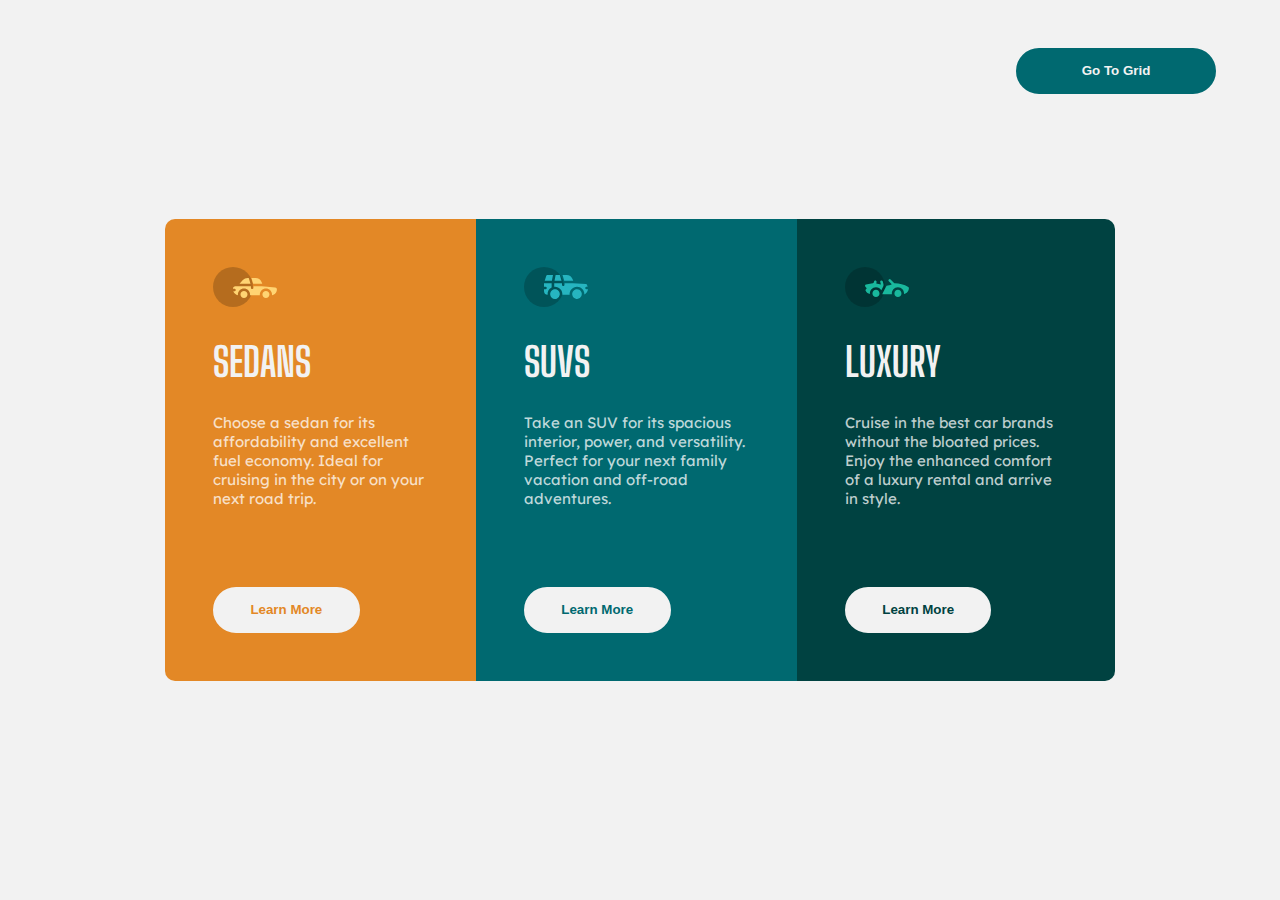
<file: index.html>
<!DOCTYPE html>
<html lang="en">
<head>
    <meta charset="UTF-8">
    <meta http-equiv="X-UA-Compatible" content="IE=edge">
    <meta name="viewport" content="width=device-width, initial-scale=1.0">
    <link rel="stylesheet" href="style.css">
    <title>3-column preview card component</title>
</head>
<body>
    <a href="grid/grid.html"> <button class="nav-btn">Go To Grid</button> </a>
    <main class="container">
        <ul>
            <li class="sedan">
                <img src="images/icon-sedans.svg" alt="sedan car icon">
                <h1>SEDANS</h1>
                <p>Choose a sedan for its affordability and excellent fuel economy. Ideal for cruising in the city or on your next road trip.</p>
                <button>Learn More</button>
            </li>
            <li class="suv">
                <img src="images/icon-suvs.svg" alt="suv car icon">
                <h1>SUVS</h1>
                <p>Take an SUV for its spacious interior, power, and versatility. Perfect for your next family vacation and off-road adventures.</p>
                <button>Learn More</button>
            </li>
            <li class="luxury">
                <img src="images/icon-luxury.svg" alt="luxury car icon">
                <h1>LUXURY</h1>
                <p>Cruise in the best car brands without the bloated prices. Enjoy the enhanced comfort of a luxury rental and arrive in style.</p>
                <button>Learn More</button>
            </li>
        </ul>
    </main>
</body>
</html>
</file>
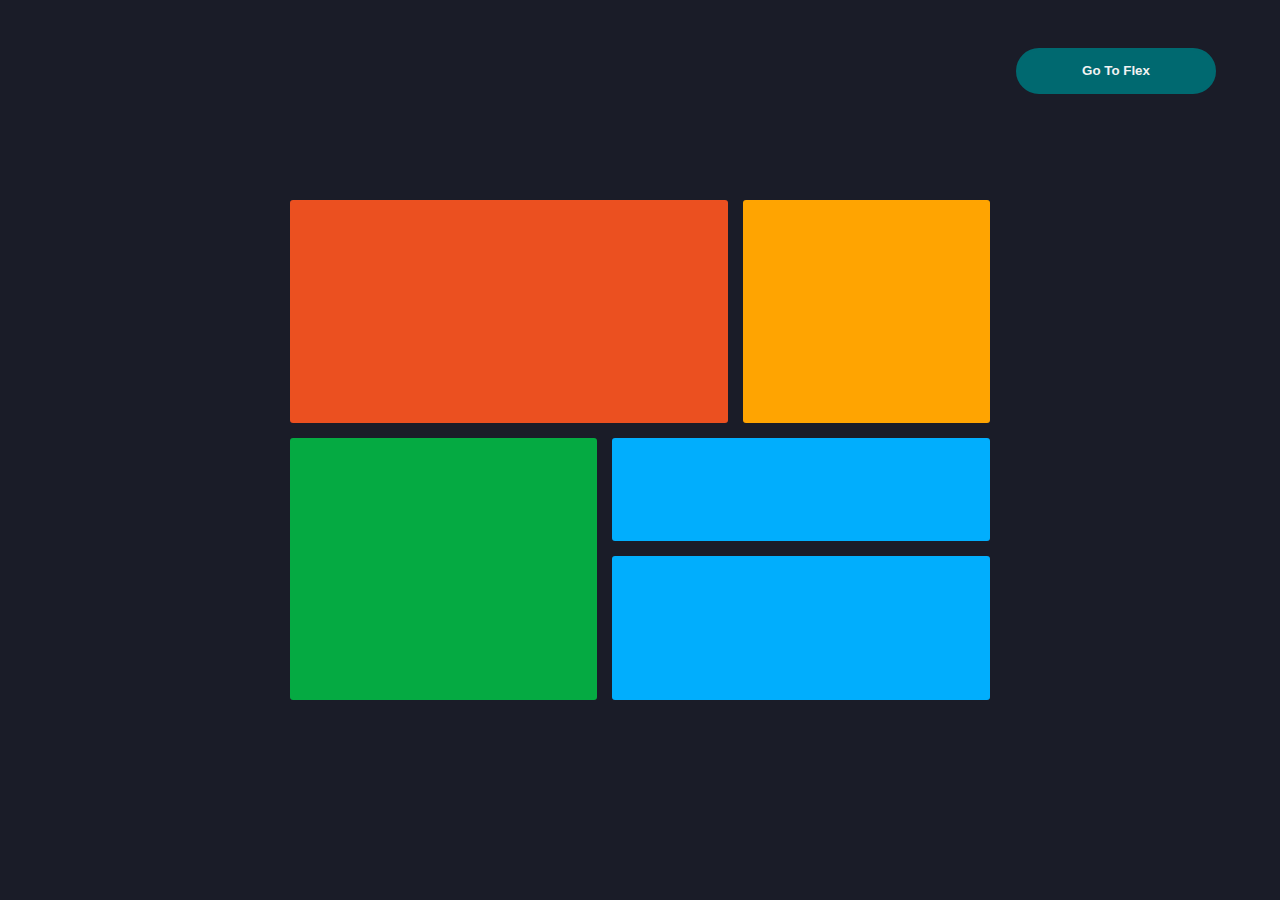
<file: grid/grid.html>
<!DOCTYPE html>
<html lang="en">
<head>
    <meta charset="UTF-8">
    <meta http-equiv="X-UA-Compatible" content="IE=edge">
    <meta name="viewport" content="width=device-width, initial-scale=1.0">
    <link rel="stylesheet" href="../style.css">
    <link rel="stylesheet" href="style.css">
    <title>Grid container</title>
</head>
<body>
  <a href="../index.html"> <button class="nav-btn">Go To Flex</button> </a>
    <div class="container">
        <div class="grid-box">
            <span class="orange"></span>
            <span class="yellow"></span>
            <span class="green"></span>
            <span class="blue"></span>
            <span class="blue"></span>
        </div>
    </div>
</body>
</html>
</file>
<file: style.css>
@import url('https://fonts.googleapis.com/css2?family=Big+Shoulders+Display:wght@700&family=Lexend+Deca&display=swap');

:root {
    --Bright-orange: hsl(31, 77%, 52%);
    --Dark-cyan: hsl(184, 100%, 22%);
    --Very-dark-cyan: hsl(179, 100%, 13%);
    --Very-light-gray: hsl(0, 0%, 95%);
    --Transparent-white: hsla(0, 0%, 100%, 0.75);
} 


body {
    font-family: 'Lexend Deca', sans-serif;
    background-color: var(--Very-light-gray);
    height: 100vh;
    display: flex;
    align-items: center;
    justify-content: center;
    padding-inline: 2rem;
    margin: 0;
}

.nav-btn {
  position: fixed;
  top: -1rem;
  right: 4rem;
  width: 200px;
  color: var(--Very-light-gray);
  background: var(--Dark-cyan);
  border-color: var(--Dark-cyan);
}

.nav-btn:hover {
  color: var(--Dark-cyan);
}

.container {
    display: flex;
    justify-content: center;
    align-items: center;
    max-width: 950px;
    border-radius: 10px;
    overflow: hidden;
}

ul {
    display: block;
    margin: 0;
    padding: 0;
    list-style: none;
    display: flex;
    border-radius: 10px;
}

li {
    padding: 3rem;
}

.sedan {
    background-color: var(--Bright-orange);
}

.sedan button {
    color: var(--Bright-orange);
}

.suv {
    background-color: var(--Dark-cyan);
}

.suv button {
    color: var(--Dark-cyan);
}

.luxury {
    background-color: var(--Very-dark-cyan);
}

.luxury button {
    color: var(--Very-dark-cyan);
}


h1 {
    font-family: 'Big Shoulders Display', cursive;
    font-size: 2.5em;
    font-weight: 700;
    color: var(--Very-light-gray);
}

p {
    color: var(--Transparent-white);
    font-size: 15px;
}

button {
    background: var(--Very-light-gray);
    border: 2px solid var(--Very-light-gray);
    font-size: bold;
    font-weight: bold;
    border-radius: 50vh;
    padding: 1em;
    width: 11em;
    margin-top: 4rem;
    cursor: pointer;
    transition: background-color 100ms ease-in-out;
}

button:hover {
    color: var(--Very-light-gray);
    background-color: transparent;
}

@media (max-width: 750px) {  
  .container {
    max-width: 450px;
    
  }
  ul {
    flex-direction: column;
  }
}
</file>
<file: grid/style.css>
body {
    margin: 0;
    padding: 0;
}

.container {
    min-height: 100vh;
    min-width: 100vw;
    display: flex;
    justify-content: center;
    align-items: center;
    background-color: #1A1C28;
    border-radius: 0px;
}

.grid-box {
    display: grid;
    gap: 15px;
    grid-template-columns: 45px 1fr 1fr 1fr 1fr 1fr;
    grid-template-rows: 1fr 1fr 1fr 1fr 25px;
    width: 700px;
    height: 500px;
}

span {
    border-radius: 3px;
}

.orange {
    background-color: #EB5020;
    grid-column: span 4;
    grid-row: span 2;
}

.yellow {
    background: #FFA401;
    grid-column: span 2;
    grid-row: span 2;
}

.green {
    background: #05AA42;
    grid-column: span 3;
    grid-row: span 3;
}

.blue {
    background: #01AEFD;
    grid-column: span 3;
    grid-row: span 1;
    /* grid: 3 / 4; */
}

.blue:last-child {
    grid-row: span 2;
}
</file>
